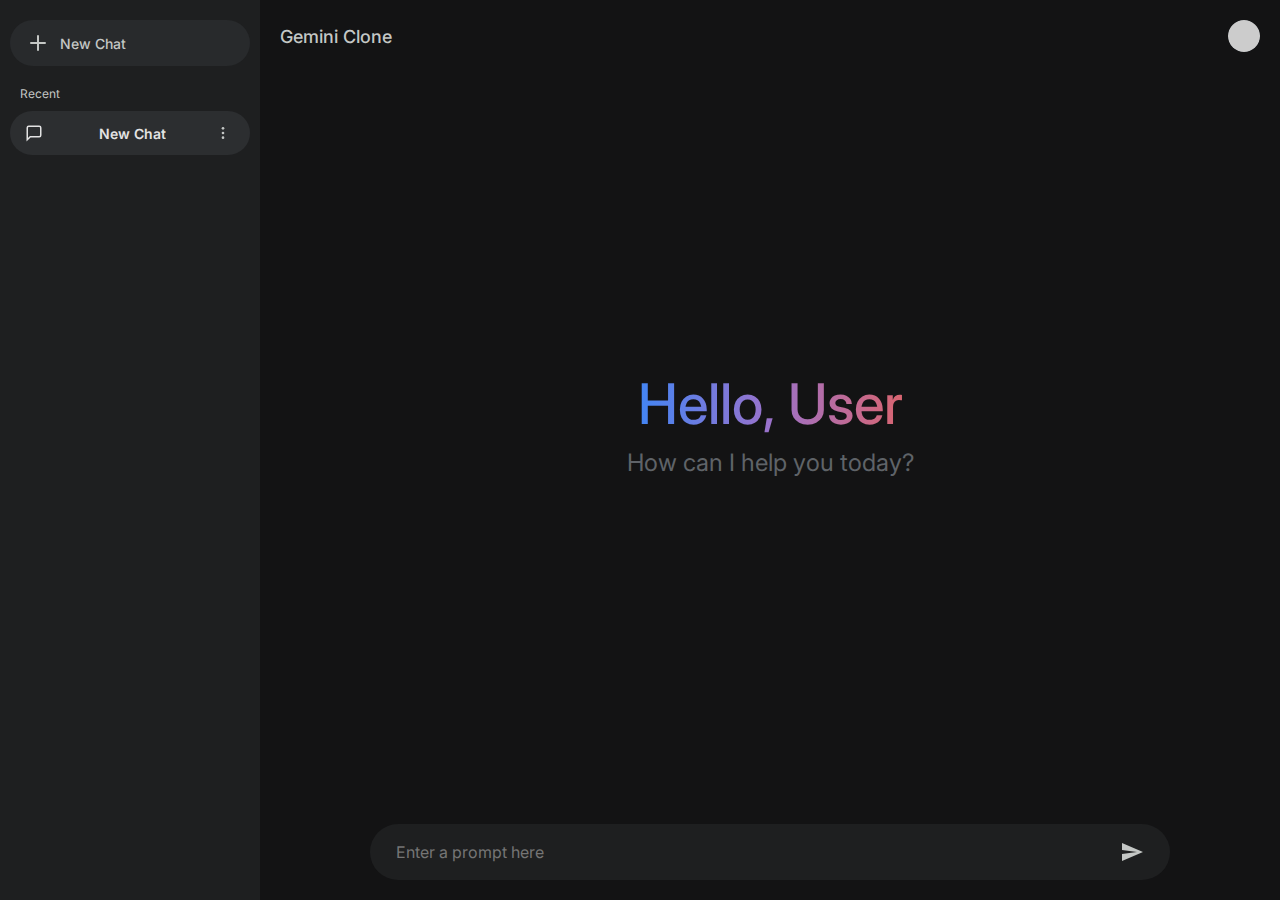
<file: index.html>
<!DOCTYPE html>
<html lang="en">
<head>
    <meta charset="UTF-8">
    <meta name="viewport" content="width=device-width, initial-scale=1.0">
    <title>Gemini Clone</title>
    <link rel="preconnect" href="https://fonts.googleapis.com">
    <link rel="preconnect" href="https://fonts.gstatic.com" crossorigin>
    <link href="https://fonts.googleapis.com/css2?family=Inter:wght@400;500;600&display=swap" rel="stylesheet">
    <style>
        :root {
            --bg-color: #131314;
            --sidebar-bg: #1e1f20;
            --text-color: #e3e3e3;
            --secondary-text: #c4c7c5;
            --hover-bg: #282a2c;
            --active-bg: #004a77;
            --input-bg: #1e1f20;
            --accent-color: #a8c7fa;
            --user-msg-bg: #282a2c;
        }

        * {
            box-sizing: border-box;
            margin: 0;
            padding: 0;
            font-family: 'Inter', sans-serif;
        }

        body {
            background-color: var(--bg-color);
            color: var(--text-color);
            display: flex;
            height: 100vh;
            overflow: hidden;
        }

        /* --- Sidebar --- */
        #sidebar {
            width: 260px;
            background-color: var(--sidebar-bg);
            display: flex;
            flex-direction: column;
            padding: 20px 10px;
            transition: transform 0.3s ease;
            flex-shrink: 0;
        }

        .new-chat-btn {
            background-color: var(--hover-bg);
            color: var(--secondary-text);
            border: 1px solid transparent;
            padding: 10px 15px;
            border-radius: 50px;
            cursor: pointer;
            display: flex;
            align-items: center;
            gap: 10px;
            font-size: 14px;
            font-weight: 500;
            margin-bottom: 20px;
            transition: background 0.2s;
        }

        .new-chat-btn:hover {
            background-color: #333537;
            color: var(--text-color);
        }

        .chat-list-label {
            font-size: 12px;
            color: var(--secondary-text);
            padding: 0 10px;
            margin-bottom: 10px;
        }

        #chat-history {
            flex-grow: 1;
            overflow-y: auto;
            display: flex;
            flex-direction: column;
            gap: 2px;
        }

        .chat-item {
            display: flex;
            align-items: center;
            justify-content: space-between;
            padding: 10px 15px;
            border-radius: 50px;
            cursor: pointer;
            color: var(--text-color);
            font-size: 14px;
            position: relative;
            text-decoration: none;
        }

        .chat-item:hover, .chat-item.active {
            background-color: var(--hover-bg);
        }
        
        .chat-item.active {
            font-weight: 600;
            background-color: #2c2e30;
        }

        .chat-title {
            white-space: nowrap;
            overflow: hidden;
            text-overflow: ellipsis;
            max-width: 160px;
            pointer-events: none; /* Let the parent handle click */
        }

        .chat-options-btn {
            background: none;
            border: none;
            color: var(--secondary-text);
            cursor: pointer;
            padding: 4px;
            border-radius: 50%;
            display: none; /* Hidden by default */
            align-items: center;
            justify-content: center;
        }

        .chat-item:hover .chat-options-btn, .chat-item.active .chat-options-btn {
            display: flex;
        }

        .chat-options-btn:hover {
            background-color: #3c4043;
            color: white;
        }

        /* Dropdown Menu */
        .dropdown-menu {
            position: absolute;
            right: 10px;
            top: 35px;
            background-color: #2d2e30;
            border-radius: 8px;
            box-shadow: 0 4px 6px rgba(0,0,0,0.3);
            z-index: 100;
            display: none;
            flex-direction: column;
            min-width: 120px;
            overflow: hidden;
        }

        .dropdown-menu.show {
            display: flex;
        }

        .dropdown-item {
            padding: 10px 15px;
            cursor: pointer;
            font-size: 13px;
            display: flex;
            align-items: center;
            gap: 8px;
        }

        .dropdown-item:hover {
            background-color: #3c4043;
        }

        .dropdown-item.delete {
            color: #ff8b8b;
        }

        /* --- Main Chat Area --- */
        #main-content {
            flex-grow: 1;
            display: flex;
            flex-direction: column;
            position: relative;
            background-color: var(--bg-color);
        }

        header {
            padding: 20px;
            display: flex;
            justify-content: space-between;
            align-items: center;
            color: var(--secondary-text);
        }

        #chat-container {
            flex-grow: 1;
            overflow-y: auto;
            padding: 20px;
            display: flex;
            flex-direction: column;
            align-items: center;
            gap: 30px;
        }

        .welcome-screen {
            display: flex;
            flex-direction: column;
            align-items: center;
            justify-content: center;
            height: 100%;
            text-align: center;
            opacity: 1;
            transition: opacity 0.3s;
        }

        .welcome-text {
            font-size: 56px;
            background: linear-gradient(90deg, #4285f4, #9b72cb, #d96570);
            -webkit-background-clip: text;
            -webkit-text-fill-color: transparent;
            font-weight: 500;
            margin-bottom: 10px;
        }

        .welcome-subtext {
            font-size: 24px;
            color: #5f6368;
        }

        .message-wrapper {
            width: 100%;
            max-width: 800px;
            display: flex;
            gap: 15px;
            animation: fadeIn 0.3s ease;
        }

        .message-wrapper.user {
            justify-content: flex-end;
        }

        .message-icon {
            width: 30px;
            height: 30px;
            border-radius: 50%;
            display: flex;
            align-items: center;
            justify-content: center;
            flex-shrink: 0;
        }

        .ai-icon {
            background: linear-gradient(135deg, #4285f4, #d96570);
        }

        .user-icon {
            background-color: #5f6368;
        }

        .message-content {
            line-height: 1.6;
            font-size: 16px;
            color: var(--text-color);
        }

        .user .message-content {
            background-color: var(--user-msg-bg);
            padding: 10px 20px;
            border-radius: 20px 20px 5px 20px;
        }

        /* --- Input Area --- */
        #input-container {
            padding: 20px;
            display: flex;
            justify-content: center;
            background-color: var(--bg-color);
        }

        .input-box {
            width: 100%;
            max-width: 800px;
            background-color: var(--input-bg);
            border-radius: 50px;
            padding: 15px 25px;
            display: flex;
            align-items: center;
            gap: 10px;
            border: 1px solid transparent;
            transition: border 0.2s;
        }

        .input-box:focus-within {
            background-color: #282a2c;
            border-color: #5f6368;
        }

        #message-input {
            flex-grow: 1;
            background: transparent;
            border: none;
            color: white;
            font-size: 16px;
            outline: none;
        }

        #send-btn {
            background: none;
            border: none;
            cursor: pointer;
            color: var(--secondary-text);
            display: flex;
            align-items: center;
            justify-content: center;
            transition: color 0.2s;
        }

        #send-btn:hover {
            color: white;
        }

        #send-btn.active {
            color: var(--accent-color);
        }

        /* --- Icons --- */
        svg {
            pointer-events: none;
        }
        
        .chat-options-btn svg {
            pointer-events: none;
        }

        /* Scrollbar */
        ::-webkit-scrollbar {
            width: 8px;
        }
        ::-webkit-scrollbar-track {
            background: transparent;
        }
        ::-webkit-scrollbar-thumb {
            background: #444746;
            border-radius: 4px;
        }
        ::-webkit-scrollbar-thumb:hover {
            background: #5f6368;
        }

        /* Mobile Responsive */
        @media (max-width: 768px) {
            #sidebar {
                position: absolute;
                left: -260px;
                height: 100%;
                z-index: 1000;
                box-shadow: 2px 0 10px rgba(0,0,0,0.5);
            }
            #sidebar.open {
                transform: translateX(260px);
            }
            #mobile-menu-btn {
                display: block;
            }
        }

        @keyframes fadeIn {
            from { opacity: 0; transform: translateY(10px); }
            to { opacity: 1; transform: translateY(0); }
        }

        /* Rename Modal */
        #rename-modal {
            position: fixed;
            top: 0; left: 0;
            width: 100%; height: 100%;
            background: rgba(0,0,0,0.6);
            display: none;
            align-items: center;
            justify-content: center;
            z-index: 2000;
        }
        .modal-content {
            background: #2d2e30;
            padding: 20px;
            border-radius: 12px;
            width: 300px;
            display: flex;
            flex-direction: column;
            gap: 15px;
        }
        .modal-title { font-size: 18px; font-weight: 600; }
        .modal-input {
            padding: 10px;
            background: #1e1f20;
            border: 1px solid #5f6368;
            color: white;
            border-radius: 6px;
            outline: none;
        }
        .modal-actions {
            display: flex;
            justify-content: flex-end;
            gap: 10px;
        }
        .btn {
            padding: 8px 16px;
            border-radius: 4px;
            cursor: pointer;
            border: none;
            font-size: 14px;
        }
        .btn-cancel { background: transparent; color: #a8c7fa; }
        .btn-confirm { background: #a8c7fa; color: #000; font-weight: 500; }

    </style>
</head>
<body>

    <!-- Sidebar -->
    <aside id="sidebar">
        <button class="new-chat-btn" onclick="startNewChat()">
            <svg width="24" height="24" viewBox="0 0 24 24" fill="none" xmlns="http://www.w3.org/2000/svg">
                <path d="M12 5V19M5 12H19" stroke="currentColor" stroke-width="2" stroke-linecap="round" stroke-linejoin="round"/>
            </svg>
            New Chat
        </button>

        <div class="chat-list-label">Recent</div>
        <div id="chat-history">
            <!-- Chat items will be injected here via JS -->
        </div>
    </aside>

    <!-- Main Content -->
    <main id="main-content">
        <header>
            <div id="mobile-menu-btn" style="display:none; cursor:pointer;" onclick="toggleSidebar()">
                <svg width="24" height="24" viewBox="0 0 24 24" fill="currentColor">
                    <path d="M3 18h18v-2H3v2zm0-5h18v-2H3v2zm0-7v2h18V6H3z"/>
                </svg>
            </div>
            <div style="font-weight: 500; font-size: 18px;">Gemini Clone</div>
            <div class="user-icon" style="width: 32px; height: 32px; border-radius: 50%; overflow: hidden;">
                <!-- Placeholder for user profile -->
                <svg viewBox="0 0 24 24" fill="#ccc" width="32" height="32"><circle cx="12" cy="12" r="12"/></svg>
            </div>
        </header>

        <div id="chat-container">
            <div id="welcome-message" class="welcome-screen">
                <div class="welcome-text">Hello, User</div>
                <div class="welcome-subtext">How can I help you today?</div>
            </div>
            <div id="messages-list" style="width: 100%; display: flex; flex-direction: column; align-items: center; gap: 20px;"></div>
        </div>

        <div id="input-container">
            <div class="input-box">
                <input type="text" id="message-input" placeholder="Enter a prompt here" autocomplete="off">
                <button id="send-btn" onclick="handleSendMessage()">
                    <svg width="24" height="24" viewBox="0 0 24 24" fill="currentColor">
                        <path d="M2.01 21L23 12 2.01 3 2 10l15 2-15 2z"/>
                    </svg>
                </button>
            </div>
        </div>
    </main>

    <!-- Rename Modal -->
    <div id="rename-modal">
        <div class="modal-content">
            <div class="modal-title">Rename Chat</div>
            <input type="text" id="rename-input" class="modal-input" placeholder="Chat Name">
            <div class="modal-actions">
                <button class="btn btn-cancel" onclick="closeRenameModal()">Cancel</button>
                <button class="btn btn-confirm" onclick="confirmRename()">Rename</button>
            </div>
        </div>
    </div>

    <script>
        // State
        let chats = [];
        let currentChatId = null;
        let contextMenuOpenId = null;

        // Initialize
        document.addEventListener('DOMContentLoaded', () => {
            // Load from local storage if exists (Mock)
            // chats = JSON.parse(localStorage.getItem('gemini-chats')) || [];
            
            // Create a default chat if empty
            if (chats.length === 0) {
                createNewChat('New Chat');
            } else {
                renderSidebar();
                loadChat(chats[0].id);
            }

            // Input enter key listener
            document.getElementById('message-input').addEventListener('keypress', function (e) {
                if (e.key === 'Enter') {
                    handleSendMessage();
                }
            });

            // Close dropdowns when clicking outside
            document.addEventListener('click', (e) => {
                if (!e.target.closest('.chat-options-btn') && !e.target.closest('.dropdown-menu')) {
                    closeAllDropdowns();
                }
            });
        });

        function generateId() {
            return Date.now().toString(36) + Math.random().toString(36).substr(2);
        }

        function createNewChat(title = 'New Chat') {
            const newChat = {
                id: generateId(),
                title: title,
                messages: []
            };
            chats.unshift(newChat); // Add to top
            currentChatId = newChat.id;
            renderSidebar();
            loadChat(currentChatId);
        }

        function startNewChat() {
            // Only create new if current isn't empty
            const currentChat = chats.find(c => c.id === currentChatId);
            if (currentChat && currentChat.messages.length === 0) return;
            
            createNewChat();
        }

        function renderSidebar() {
            const container = document.getElementById('chat-history');
            container.innerHTML = '';

            chats.forEach(chat => {
                const isActive = chat.id === currentChatId ? 'active' : '';
                
                const div = document.createElement('div');
                div.className = `chat-item ${isActive}`;
                div.onclick = (e) => {
                    // Prevent loading if clicking the menu button
                    if(e.target.closest('.chat-options-btn') || e.target.closest('.dropdown-menu')) return;
                    loadChat(chat.id);
                };

                div.innerHTML = `
                    <svg width="18" height="18" viewBox="0 0 24 24" fill="none" stroke="currentColor" stroke-width="2" style="margin-right: 10px; flex-shrink:0;">
                        <path d="M21 15a2 2 0 0 1-2 2H7l-4 4V5a2 2 0 0 1 2-2h14a2 2 0 0 1 2 2z"></path>
                    </svg>
                    <span class="chat-title">${chat.title}</span>
                    <button class="chat-options-btn" onclick="toggleMenu('${chat.id}', this)">
                        <svg width="16" height="16" viewBox="0 0 24 24" fill="currentColor">
                            <circle cx="12" cy="12" r="2"/>
                            <circle cx="12" cy="5" r="2"/>
                            <circle cx="12" cy="19" r="2"/>
                        </svg>
                    </button>
                    <!-- Dropdown -->
                    <div class="dropdown-menu" id="menu-${chat.id}">
                        <div class="dropdown-item" onclick="openRenameModal('${chat.id}')">
                            <svg width="14" height="14" viewBox="0 0 24 24" fill="none" stroke="currentColor" stroke-width="2">
                                <path d="M11 4H4a2 2 0 0 0-2 2v14a2 2 0 0 0 2 2h14a2 2 0 0 0 2-2v-7"></path>
                                <path d="M18.5 2.5a2.121 2.121 0 0 1 3 3L12 15l-4 1 1-4 9.5-9.5z"></path>
                            </svg>
                            Rename
                        </div>
                        <div class="dropdown-item delete" onclick="deleteChat('${chat.id}')">
                            <svg width="14" height="14" viewBox="0 0 24 24" fill="none" stroke="currentColor" stroke-width="2">
                                <polyline points="3 6 5 6 21 6"></polyline>
                                <path d="M19 6v14a2 2 0 0 1-2 2H7a2 2 0 0 1-2-2V6m3 0V4a2 2 0 0 1 2-2h4a2 2 0 0 1 2 2v2"></path>
                            </svg>
                            Delete
                        </div>
                    </div>
                `;
                container.appendChild(div);
            });
        }

        function loadChat(id) {
            currentChatId = id;
            const chat = chats.find(c => c.id === id);
            
            // Highlight active in sidebar
            document.querySelectorAll('.chat-item').forEach(el => el.classList.remove('active'));
            // Re-render sidebar to update active class (lazy way) or find element
            renderSidebar();

            const welcomeMsg = document.getElementById('welcome-message');
            const messagesList = document.getElementById('messages-list');
            messagesList.innerHTML = '';

            if (chat.messages.length === 0) {
                welcomeMsg.style.display = 'flex';
            } else {
                welcomeMsg.style.display = 'none';
                chat.messages.forEach(msg => renderMessage(msg.text, msg.sender));
            }
        }

        function renderMessage(text, sender) {
            const container = document.getElementById('messages-list');
            const wrapper = document.createElement('div');
            wrapper.className = `message-wrapper ${sender}`;
            
            // Icon
            const icon = document.createElement('div');
            icon.className = `message-icon ${sender === 'user' ? 'user-icon' : 'ai-icon'}`;
            // Simple SVG logic for icons
            if(sender === 'ai') {
                 icon.innerHTML = `<svg width="18" height="18" viewBox="0 0 24 24" fill="white"><path d="M12 2L2 7l10 5 10-5-10-5zm0 9l2.5-1.25L12 16l-2.5-1.25L12 11zm0 2.5l-5-2.5-5 2.5L12 22l10-8.5-5-2.5-5 2.5z"/></svg>`;
            } else {
                 icon.innerHTML = `<svg width="16" height="16" viewBox="0 0 24 24" fill="white"><path d="M20 21v-2a4 4 0 0 0-4-4H8a4 4 0 0 0-4 4v2"/><circle cx="12" cy="7" r="4"/></svg>`;
            }

            const content = document.createElement('div');
            content.className = 'message-content';
            content.innerText = text;

            if (sender === 'ai') {
                wrapper.appendChild(icon);
                wrapper.appendChild(content);
            } else {
                wrapper.appendChild(content);
                wrapper.appendChild(icon);
            }

            container.appendChild(wrapper);
            
            // Scroll to bottom
            const chatContainer = document.getElementById('chat-container');
            chatContainer.scrollTop = chatContainer.scrollHeight;
        }

        function handleSendMessage() {
            const input = document.getElementById('message-input');
            const text = input.value.trim();
            if (!text) return;

            // 1. Add User Message
            const chat = chats.find(c => c.id === currentChatId);
            chat.messages.push({ text: text, sender: 'user' });
            
            // Update UI
            document.getElementById('welcome-message').style.display = 'none';
            renderMessage(text, 'user');
            input.value = '';

            // Update title if it's the first message and still named "New Chat"
            if (chat.messages.length === 1 && chat.title === 'New Chat') {
                chat.title = text.substring(0, 20) + (text.length > 20 ? '...' : '');
                renderSidebar();
            }

            // 2. Simulate AI Response
            setTimeout(() => {
                const response = "I am a simulated Gemini response. I can help you code, write, and plan.";
                chat.messages.push({ text: response, sender: 'ai' });
                renderMessage(response, 'ai');
            }, 1000);
        }

        // --- Menu Logic ---

        function toggleMenu(chatId, btn) {
            // Close others
            closeAllDropdowns();
            
            const menu = document.getElementById(`menu-${chatId}`);
            if (menu.style.display === 'flex') {
                menu.style.display = 'none';
            } else {
                menu.style.display = 'flex';
                menu.classList.add('show');
            }
        }

        function closeAllDropdowns() {
            document.querySelectorAll('.dropdown-menu').forEach(menu => {
                menu.style.display = 'none';
                menu.classList.remove('show');
            });
        }

        function deleteChat(id) {
            chats = chats.filter(c => c.id !== id);
            
            // If we deleted the current chat
            if (currentChatId === id) {
                if (chats.length > 0) {
                    loadChat(chats[0].id);
                } else {
                    createNewChat();
                }
            } else {
                renderSidebar();
            }
        }

        // --- Rename Modal Logic ---
        let chatToRenameId = null;

        function openRenameModal(id) {
            chatToRenameId = id;
            const chat = chats.find(c => c.id === id);
            document.getElementById('rename-input').value = chat.title;
            document.getElementById('rename-modal').style.display = 'flex';
            document.getElementById('rename-input').focus();
            closeAllDropdowns();
        }

        function closeRenameModal() {
            document.getElementById('rename-modal').style.display = 'none';
            chatToRenameId = null;
        }

        function confirmRename() {
            if (!chatToRenameId) return;
            const newName = document.getElementById('rename-input').value.trim();
            if (newName) {
                const chat = chats.find(c => c.id === chatToRenameId);
                chat.title = newName;
                renderSidebar();
            }
            closeRenameModal();
        }

        // --- Mobile Logic ---
        function toggleSidebar() {
            const sidebar = document.getElementById('sidebar');
            sidebar.classList.toggle('open');
            // If open on mobile, add left: 0
            if (sidebar.classList.contains('open')) {
                sidebar.style.transform = 'translateX(260px)';
            } else {
                sidebar.style.transform = 'translateX(0)';
            }
        }

    </script>
</body>
</html>
</file>
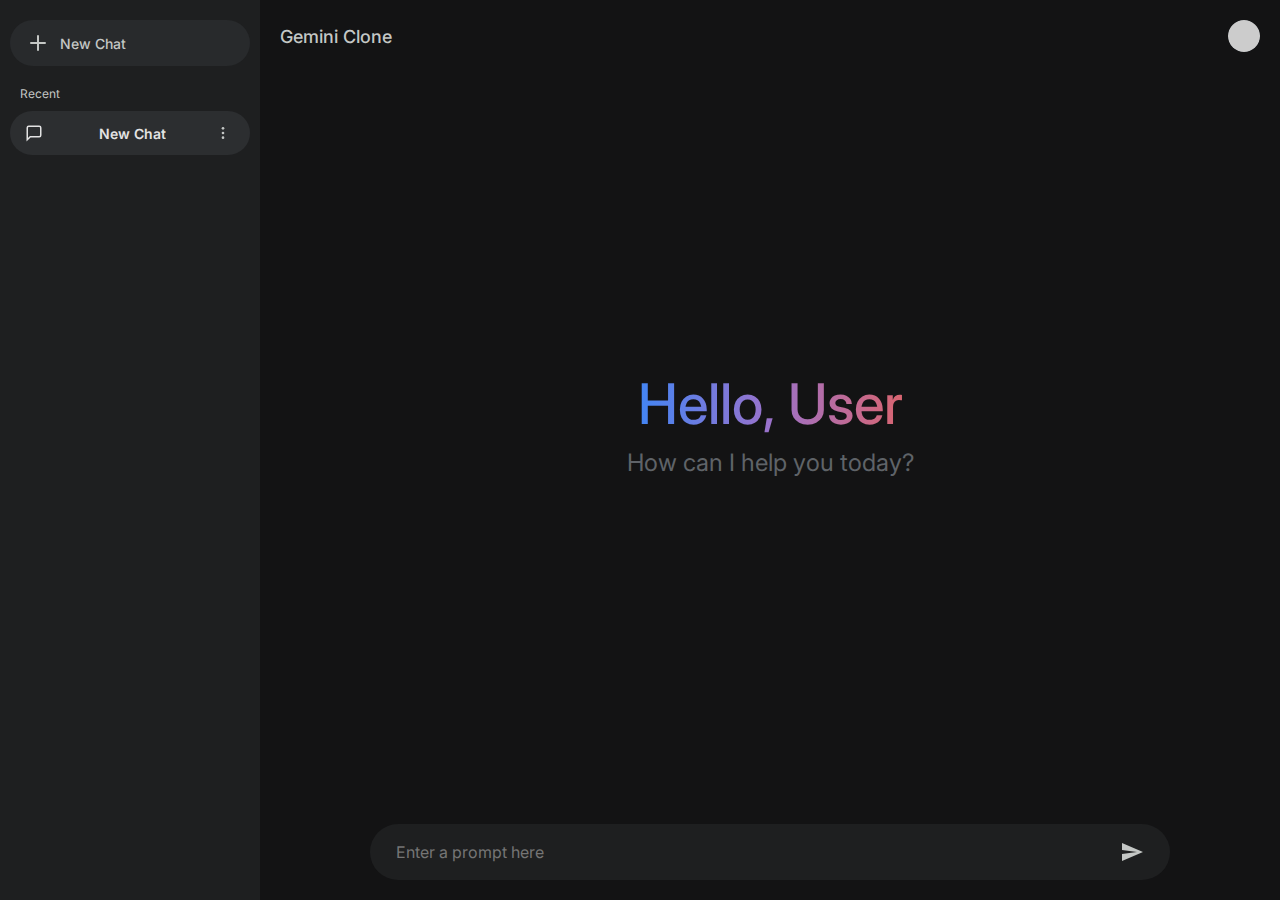
<file: templates/index.html>
<!DOCTYPE html>
<html lang="en">

<head>
    <meta charset="UTF-8">
    <meta name="viewport" content="width=device-width, initial-scale=1.0">
    <title>Gemini Clone</title>
    
    <script>
        const savedTheme = localStorage.getItem('theme');
        if (savedTheme === 'dark') {
            document.documentElement.classList.add('dark-mode');
        }
        
        const token = localStorage.getItem('token');
        if (!token) {
            window.location.href = "/";
        }
    </script>
    
    <link rel="preconnect" href="https://fonts.googleapis.com">
    <link rel="preconnect" href="https://fonts.gstatic.com" crossorigin>
    <link href="https://fonts.googleapis.com/css2?family=Inter:wght@400;500;600&display=swap" rel="stylesheet">
    
    <style>
        :root {
            --bg-color: #FFFDF6;
            --sidebar-bg: #E2D4E0;
            --text-color: #4C5372;
            --secondary-text: #7C7E9D;
            --hover-bg: #dcd0da;
            --input-bg: #ffffff;
            --accent-color: #4C5372;
            --user-msg-bg: #E2D4E0;
            --border-color: #949AB1;
            --icon-color: #4C5372;
        }

        body.dark-mode {
            --bg-color: #131314;
            --sidebar-bg: #1e1f20;
            --text-color: #e3e3e3;
            --secondary-text: #c4c7c5;
            --hover-bg: #282a2c;
            --input-bg: #1e1f20;
            --accent-color: #a8c7fa;
            --user-msg-bg: #282a2c;
            --border-color: #444746;
            --icon-color: #e3e3e3;
        }

        * { box-sizing: border-box; margin: 0; padding: 0; font-family: 'Inter', sans-serif; transition: background 0.3s, color 0.3s, border-color 0.3s; }
        body { background-color: var(--bg-color); color: var(--text-color); display: flex; height: 100vh; overflow: hidden; }

        #sidebar { width: 280px; background-color: var(--sidebar-bg); display: flex; flex-direction: column; padding: 20px 15px; flex-shrink: 0; border-right: 1px solid var(--border-color); }
        .new-chat-btn { background-color: var(--hover-bg); color: var(--text-color); border: 1px solid var(--border-color); padding: 12px 15px; border-radius: 50px; cursor: pointer; display: flex; align-items: center; gap: 10px; font-size: 14px; font-weight: 600; margin-bottom: 25px; transition: all 0.2s; }
        .new-chat-btn:hover { background-color: var(--input-bg); box-shadow: 0 2px 5px rgba(0,0,0,0.05); }
        .chat-list-label { font-size: 12px; color: var(--secondary-text); padding: 0 10px; margin-bottom: 10px; font-weight: 600; text-transform: uppercase; letter-spacing: 0.5px; }
        #chat-history { flex-grow: 1; overflow-y: auto; display: flex; flex-direction: column; gap: 4px; }
        .chat-item { display: flex; align-items: center; justify-content: space-between; padding: 12px 15px; border-radius: 8px; cursor: pointer; color: var(--text-color); font-size: 14px; position: relative; text-decoration: none; }
        .chat-item:hover, .chat-item.active { background-color: var(--hover-bg); }
        .chat-item.active { font-weight: 600; background-color: var(--input-bg); }
        .chat-title { white-space: nowrap; overflow: hidden; text-overflow: ellipsis; max-width: 160px; pointer-events: none; }
        .chat-options-btn { background: none; border: none; color: var(--secondary-text); cursor: pointer; padding: 4px; border-radius: 50%; display: none; align-items: center; justify-content: center; }
        .chat-item:hover .chat-options-btn { display: flex; }
        .chat-options-btn:hover { background-color: var(--border-color); color: var(--text-color); }

        .dropdown-menu { position: absolute; right: 10px; top: 35px; background-color: var(--input-bg); border: 1px solid var(--border-color); border-radius: 8px; box-shadow: 0 4px 15px rgba(0,0,0,0.1); z-index: 100; display: none; flex-direction: column; min-width: 120px; overflow: hidden; }
        .dropdown-menu.show { display: flex; }
        .dropdown-item { padding: 10px 15px; cursor: pointer; font-size: 13px; display: flex; align-items: center; gap: 8px; color: var(--text-color); }
        .dropdown-item:hover { background-color: var(--hover-bg); }
        .dropdown-item.delete { color: #ff6b6b; }

        #main-content { flex-grow: 1; display: flex; flex-direction: column; background-color: var(--bg-color); position: relative; }
        header { padding: 20px 30px; display: flex; justify-content: space-between; align-items: center; color: var(--text-color); border-bottom: 1px solid var(--border-color); background: var(--bg-color); }
        .header-actions { display: flex; align-items: center; gap: 15px; }
        .theme-toggle-btn { background: var(--hover-bg); border: 1px solid var(--border-color); color: var(--icon-color); cursor: pointer; width: 40px; height: 40px; border-radius: 50%; display: flex; align-items: center; justify-content: center; transition: all 0.3s ease; }
        .theme-toggle-btn:hover { background-color: var(--border-color); transform: scale(1.05); }
        .back-dashboard-btn { display: flex; align-items: center; gap: 8px; padding: 10px 20px; background-color: var(--sidebar-bg); color: var(--text-color); text-decoration: none; border-radius: 20px; font-size: 14px; font-weight: 600; transition: background 0.2s; margin-left: 15px; border: 1px solid var(--border-color); }
        .back-dashboard-btn:hover { background-color: var(--input-bg); }

        #chat-container { flex-grow: 1; overflow-y: auto; padding: 40px; display: flex; flex-direction: column; align-items: center; gap: 30px; }
        .welcome-screen { display: flex; flex-direction: column; align-items: center; justify-content: center; height: 100%; text-align: center; animation: fadeIn 0.8s ease; }
        @keyframes fadeIn { from { opacity: 0; transform: translateY(10px); } to { opacity: 1; transform: translateY(0); } }
        .welcome-text { font-size: 42px; color: var(--text-color); font-weight: 700; margin-bottom: 15px; }
        .welcome-subtext { color: var(--secondary-text); font-size: 18px; }
        
        .message-wrapper { width: 100%; max-width: 800px; display: flex; gap: 20px; position: relative; }
        .message-wrapper.user { justify-content: flex-end; }
        .message-icon { width: 36px; height: 36px; border-radius: 50%; display: flex; align-items: center; justify-content: center; flex-shrink: 0; color: white; box-shadow: 0 2px 5px rgba(0,0,0,0.1); }
        .ai-icon { background: var(--accent-color); }
        .user-icon { background-color: var(--secondary-text); }
        
        .message-content { line-height: 1.6; font-size: 16px; color: var(--text-color); display: flex; flex-direction: column; gap: 8px; max-width: 80%; }
        .user .message-content { background-color: var(--user-msg-bg); padding: 15px 20px; border-radius: 20px 20px 5px 20px; border: 1px solid var(--border-color); }
        
        .message-wrapper.ai .message-content { position: relative; padding-bottom: 30px !important; }
        
        .star-toggle {
            position: absolute; bottom: 5px; right: 10px; cursor: pointer;
            color: var(--secondary-text); background: none; border: none; padding: 0;
            transition: color 0.2s, transform 0.2s;
        }
        .star-toggle:hover { color: var(--text-color); transform: scale(1.1); }
        .star-toggle.saved { color: #f1c40f; fill: #f1c40f; }
        
        .attachment-preview { display: flex; align-items: center; gap: 10px; background: var(--input-bg); padding: 10px 15px; border-radius: 8px; font-size: 13px; border: 1px solid var(--border-color); }
        .attachment-preview img { width: 40px; height: 40px; object-fit: cover; border-radius: 4px; }
        
        #input-container { padding: 30px; display: flex; justify-content: center; background-color: var(--bg-color); }
        #input-wrapper { width: 100%; max-width: 800px; display: flex; flex-direction: column; gap: 10px; }
        #file-preview-area { display: none; flex-wrap: wrap; gap: 10px; padding: 0 10px; }
        .preview-chip { background-color: var(--input-bg); border: 1px solid var(--border-color); padding: 8px 12px; border-radius: 8px; display: flex; align-items: center; gap: 8px; font-size: 13px; color: var(--text-color); }
        .input-box { width: 100%; background-color: var(--input-bg); border-radius: 50px; padding: 12px 25px; display: flex; align-items: center; gap: 15px; border: 1px solid var(--border-color); box-shadow: 0 4px 15px rgba(0,0,0,0.05); transition: box-shadow 0.3s; }
        .input-box:focus-within { box-shadow: 0 6px 20px rgba(76, 83, 114, 0.15); border-color: var(--text-color); }
        #message-input { flex-grow: 1; background: transparent; border: none; color: var(--text-color); font-size: 16px; outline: none; padding: 5px 0; }
        .icon-btn { background: none; border: none; cursor: pointer; color: var(--secondary-text); padding: 8px; border-radius: 50%; display: flex; transition: color 0.2s; }
        .icon-btn:hover { color: var(--text-color); background-color: var(--hover-bg); }

        #rename-modal { position: fixed; top: 0; left: 0; width: 100%; height: 100%; background: rgba(0,0,0,0.5); display: none; align-items: center; justify-content: center; z-index: 2000; backdrop-filter: blur(2px); }
        .modal-content { background: var(--bg-color); padding: 30px; border-radius: 16px; width: 350px; display: flex; flex-direction: column; gap: 20px; color: var(--text-color); border: 1px solid var(--border-color); box-shadow: 0 10px 40px rgba(0,0,0,0.1); }
        .modal-input { padding: 12px; background: var(--input-bg); border: 1px solid var(--border-color); color: var(--text-color); border-radius: 8px; outline: none; font-size: 15px; }
        .modal-actions { display: flex; justify-content: flex-end; gap: 12px; }
        .btn { padding: 10px 20px; border-radius: 8px; cursor: pointer; border: none; font-size: 14px; font-weight: 600; }
        .btn-cancel { background: transparent; color: var(--secondary-text); border: 1px solid var(--border-color); }
        .btn-confirm { background: var(--text-color); color: white; }
    </style>
</head>

<body class="">
    <aside id="sidebar">
        <button class="new-chat-btn" onclick="startNewChat()">
            <svg width="20" height="20" viewBox="0 0 24 24" fill="none" stroke="currentColor" stroke-width="2"><path d="M12 5V19M5 12H19"/></svg>
            New Chat
        </button>
        <div class="chat-list-label">Recent</div>
        <div id="chat-history"></div>
    </aside>

    <main id="main-content">
        <header>
            <div style="display:flex; align-items:center;">
                <div style="font-weight: 700; font-size: 20px; color: var(--text-color);">Orion Discussions</div>
                <a href="/dashboard" class="back-dashboard-btn">
                    <svg width="16" height="16" viewBox="0 0 24 24" fill="none" stroke="currentColor" stroke-width="2"><path d="M19 12H5M12 19l-7-7 7-7"/></svg>
                    Back to Dashboard
                </a>
            </div>
            <div class="header-actions">
                <button class="theme-toggle-btn" onclick="toggleTheme()" title="Toggle Dark Mode">
                    <svg id="theme-icon" width="20" height="20" viewBox="0 0 24 24" fill="none" stroke="currentColor" stroke-width="2" stroke-linecap="round" stroke-linejoin="round"><path d="M21 12.79A9 9 0 1 1 11.21 3 7 7 0 0 0 21 12.79z"></path></svg>
                </button>
                <div class="user-icon" onclick="window.location.href='/profile'" style="width: 36px; height: 36px; border-radius: 50%; overflow: hidden; cursor: pointer;" title="Go to Profile">
                    <svg viewBox="0 0 24 24" fill="var(--secondary-text)" width="36" height="36"><circle cx="12" cy="12" r="12"/></svg>
                </div>
            </div>
        </header>

        <div id="chat-container">
            <div id="welcome-message" class="welcome-screen">
                <div class="welcome-text">Hello, User</div>
                <div class="welcome-subtext">How can I help you today?</div>
            </div>
            <div id="messages-list" style="width: 100%; display: flex; flex-direction: column; align-items: center; gap: 20px;"></div>
        </div>
        <div id="input-container">
            <div id="input-wrapper">
                <div id="file-preview-area"></div>
                <div class="input-box">
                    <button class="icon-btn" onclick="document.getElementById('file-upload').click()">
                        <svg width="24" height="24" viewBox="0 0 24 24" fill="none" stroke="currentColor" stroke-width="2"><circle cx="12" cy="12" r="10"/><line x1="12" y1="8" x2="12" y2="16"/><line x1="8" y1="12" x2="16" y2="12"/></svg>
                    </button>
                    <input type="file" id="file-upload" style="display: none;" onchange="handleFileUpload(event)">
                    <input type="text" id="message-input" placeholder="Enter a prompt here" autocomplete="off">
                    <button id="send-btn" class="icon-btn" onclick="handleSendMessage()">
                        <svg width="24" height="24" viewBox="0 0 24 24" fill="currentColor"><path d="M2.01 21L23 12 2.01 3 2 10l15 2-15 2z"/></svg>
                    </button>
                </div>
            </div>
        </div>
    </main>

    <div id="rename-modal">
        <div class="modal-content">
            <h3 style="margin-bottom: 0;">Rename Chat</h3>
            <input type="text" id="rename-input" class="modal-input" placeholder="New Chat Name">
            <div class="modal-actions">
                <button class="btn btn-cancel" onclick="closeRenameModal()">Cancel</button>
                <button class="btn btn-confirm" onclick="confirmRename()">Rename</button>
            </div>
        </div>
    </div>

    <script>
        let chats = []; 
        let currentChatId = null; 
        let currentFile = null;
        let chatToRenameId = null;
        let savedMessagesSet = new Set(); 

        
        function toggleTheme() {
            document.body.classList.toggle('dark-mode');
            const isDark = document.body.classList.contains('dark-mode');
            localStorage.setItem('theme', isDark ? 'dark' : 'light');
            updateThemeIcon(isDark);
        }

        function updateThemeIcon(isDark) {
            const icon = document.getElementById('theme-icon');
            if (isDark) {
                icon.innerHTML = '<circle cx="12" cy="12" r="5"></circle><line x1="12" y1="1" x2="12" y2="3"></line><line x1="12" y1="21" x2="12" y2="23"></line><line x1="4.22" y1="4.22" x2="5.64" y2="5.64"></line><line x1="18.36" y1="18.36" x2="19.78" y2="19.78"></line><line x1="1" y1="12" x2="3" y2="12"></line><line x1="21" y1="12" x2="23" y2="12"></line><line x1="4.22" y1="19.78" x2="5.64" y2="18.36"></line><line x1="18.36" y1="5.64" x2="19.78" y2="4.22"></line>';
            } else {
                icon.innerHTML = '<path d="M21 12.79A9 9 0 1 1 11.21 3 7 7 0 0 0 21 12.79z"></path>';
            }
        }

        document.addEventListener('DOMContentLoaded', async () => {
            const isDark = localStorage.getItem('theme') === 'dark';
            if(isDark) document.body.classList.add('dark-mode');
            updateThemeIcon(isDark);
            
            await fetchSavedMessages(); 
            loadSidebar(); 
            
            const inputField = document.getElementById('message-input');
            inputField.addEventListener('keypress', (e) => {
                if (e.key === 'Enter') {
                    e.preventDefault(); 
                    handleSendMessage();
                }
            });
            document.addEventListener('click', (e) => {
                if (!e.target.closest('.chat-item')) closeAllDropdowns();
            });
        });

        async function fetchSavedMessages() {
            const token = localStorage.getItem('token');
            try {
                const res = await fetch('/api/saved-messages', {
                    headers: { 'Authorization': `Bearer ${token}` }
                });
                if (res.ok) {
                    const data = await res.json();
                    data.forEach(msg => savedMessagesSet.add(msg.text));
                }
            } catch (e) { console.error("Error fetching saved messages", e); }
        }

        async function loadSidebar() {
            const token = localStorage.getItem('token');
            try {
                const response = await fetch('/api/chats', {
                    headers: { 'Authorization': `Bearer ${token}` }
                });
                if (response.ok) {
                    chats = await response.json(); 
                    renderSidebar(); 
                }
            } catch (error) { console.error("Failed to load sidebar:", error); }
        }

        function renderSidebar() {
            const container = document.getElementById('chat-history');
            container.innerHTML = '';
            chats.forEach(chat => {
                const isActive = chat.id === currentChatId ? 'active' : '';
                const div = document.createElement('div');
                div.className = `chat-item ${isActive}`;
                div.onclick = (e) => {
                    if (!e.target.closest('.chat-options-btn') && !e.target.closest('.dropdown-menu')) {
                        loadChat(chat.id);
                    }
                };
                div.innerHTML = `
                    <div style="display:flex; align-items:center; overflow:hidden;">
                        <svg width="18" height="18" viewBox="0 0 24 24" fill="none" stroke="currentColor" stroke-width="2" style="margin-right: 10px; flex-shrink:0;"><path d="M21 15a2 2 0 0 1-2 2H7l-4 4V5a2 2 0 0 1 2-2h14a2 2 0 0 1 2 2z"></path></svg>
                        <span class="chat-title">${chat.title}</span>
                    </div>
                    <button class="chat-options-btn" onclick="toggleMenu('${chat.id}', event)">
                        <svg width="16" height="16" viewBox="0 0 24 24" fill="currentColor"><circle cx="12" cy="12" r="2"/><circle cx="12" cy="5" r="2"/><circle cx="12" cy="19" r="2"/></svg>
                    </button>
                    <div class="dropdown-menu" id="menu-${chat.id}">
                        <div class="dropdown-item" onclick="openRenameModal('${chat.id}')">Rename</div>
                        <div class="dropdown-item delete" onclick="deleteChat('${chat.id}')">Delete</div>
                    </div>
                `;
                container.appendChild(div);
            });
        }

        function toggleMenu(chatId, event) {
            event.stopPropagation(); 
            closeAllDropdowns();
            const menu = document.getElementById(`menu-${chatId}`);
            menu.style.display = 'flex';
        }

        function closeAllDropdowns() {
            document.querySelectorAll('.dropdown-menu').forEach(el => el.style.display = 'none');
        }

        async function deleteChat(id) {
            if(!confirm("Are you sure you want to delete this chat?")) return;
            try {
                const token = localStorage.getItem('token');
                const response = await fetch(`/api/chats/${id}`, {
                    method: 'DELETE',
                    headers: { 'Authorization': `Bearer ${token}` }
                });
                if(response.ok) {
                    chats = chats.filter(c => c.id !== id);
                    if(currentChatId === id) startNewChat();
                    renderSidebar();
                }
            } catch(e) { console.error(e); }
        }

        function openRenameModal(id) {
            chatToRenameId = id;
            const chat = chats.find(c => c.id === id);
            document.getElementById('rename-input').value = chat.title;
            document.getElementById('rename-modal').style.display = 'flex';
            document.getElementById('rename-input').focus();
            closeAllDropdowns();
        }

        function closeRenameModal() {
            document.getElementById('rename-modal').style.display = 'none';
            chatToRenameId = null;
        }

        async function confirmRename() {
            if (!chatToRenameId) return;
            const newName = document.getElementById('rename-input').value.trim();
            if (newName) {
                try {
                    const token = localStorage.getItem('token');
                    const response = await fetch(`/api/chats/${chatToRenameId}`, {
                        method: 'PUT',
                        headers: { 
                            'Content-Type': 'application/json',
                            'Authorization': `Bearer ${token}` 
                        },
                        body: JSON.stringify({ title: newName })
                    });
                    if(response.ok) {
                        const chat = chats.find(c => c.id === chatToRenameId);
                        chat.title = newName;
                        renderSidebar();
                    }
                } catch(e) { console.error(e); }
            }
            closeRenameModal();
        }

        function startNewChat() {
            currentChatId = null; 
            document.getElementById('messages-list').innerHTML = ''; 
            document.getElementById('welcome-message').style.display = 'flex'; 
            renderSidebar();
        }

        async function loadChat(id) {
            currentChatId = id;
            document.getElementById('messages-list').innerHTML = '';
            document.getElementById('welcome-message').style.display = 'none';
            renderSidebar(); 

            const token = localStorage.getItem('token');
            try {
                const response = await fetch(`/api/chats/${id}`, {
                    headers: { 'Authorization': `Bearer ${token}` }
                });
                if (response.ok) {
                    const chatData = await response.json();
                    if (chatData.messages) {
                        chatData.messages.forEach(msg => renderMessage(msg));
                    }
                }
            } catch (e) { console.error("Error loading chat", e); }
        }

        async function handleSendMessage() {
            const input = document.getElementById('message-input');
            const text = input.value.trim();
            if (!text && !currentFile) return;

            const newMessage = { text: text, sender: 'user', attachment: currentFile };
            renderMessage(newMessage);

            document.getElementById('welcome-message').style.display = 'none';
            const fileToSend = currentFile ? currentFile.fileObject : null;
            input.value = ''; 
            clearFile();      

            const formData = new FormData();
            formData.append("user_message", text);
            formData.append("chat_id", currentChatId || ""); 
            if (fileToSend) formData.append("user_upload", fileToSend);

            try {
                const token = localStorage.getItem('token');
                const response = await fetch("/chat", {
                    method: "POST",
                    headers: { 'Authorization': `Bearer ${token}` },
                    body: formData
                });
                if (response.ok) {
                    const data = await response.json();
                    if (!currentChatId || currentChatId !== data.chat_id) {
                        currentChatId = data.chat_id;
                        loadSidebar(); 
                    }
                    const aiMsg = { text: data.ai_response, sender: 'ai' };
                    if (currentChatId === data.chat_id) {
                        renderMessage(aiMsg);
                    }
                }
            } catch (error) { console.error("Network Error", error); }
        }

        function renderMessage(msg) {
            const container = document.getElementById('messages-list');
            const wrapper = document.createElement('div');
            wrapper.className = `message-wrapper ${msg.sender} ${msg.sender === 'ai' ? 'ai' : ''}`;

            const icon = document.createElement('div');
            icon.className = `message-icon ${msg.sender === 'user' ? 'user-icon' : 'ai-icon'}`;
            icon.innerHTML = msg.sender === 'ai' 
                ? `<svg width="18" height="18" viewBox="0 0 24 24" fill="white"><path d="M12 2L2 7l10 5 10-5-10-5zm0 9l2.5-1.25L12 16l-2.5-1.25L12 11zm0 2.5l-5-2.5-5 2.5L12 22l10-8.5-5-2.5-5 2.5z"/></svg>`
                : `<svg width="16" height="16" viewBox="0 0 24 24" fill="white"><path d="M20 21v-2a4 4 0 0 0-4-4H8a4 4 0 0 0-4 4v2"/><circle cx="12" cy="7" r="4"/></svg>`;

            const content = document.createElement('div');
            content.className = 'message-content';

            if (msg.attachment || msg.file_name) {
                const attachDiv = document.createElement('div');
                attachDiv.className = 'attachment-preview';
                let iconHtml = `<svg width="24" height="24" viewBox="0 0 24 24" fill="none" stroke="currentColor" stroke-width="2"><path d="M13 2H6a2 2 0 0 0-2 2v16a2 2 0 0 0 2 2h12a2 2 0 0 0 2-2V9z"></path></svg>`;
                if (msg.attachment && msg.attachment.url) {
                    if (msg.attachment.type.startsWith('image/')) iconHtml = `<img src="${msg.attachment.url}">`;
                }
                attachDiv.innerHTML = `${iconHtml}<span>${msg.attachment ? msg.attachment.name : (msg.file_name || 'File')}</span>`;
                content.appendChild(attachDiv);
            }

            if (msg.text) {
                const textDiv = document.createElement('div');
                textDiv.innerText = msg.text;
                content.appendChild(textDiv);
            }

            if (msg.sender === 'ai') {
                wrapper.appendChild(icon);
                wrapper.appendChild(content);
                
                const isSaved = savedMessagesSet.has(msg.text);
                const starBtn = document.createElement('button');
                starBtn.className = `star-toggle ${isSaved ? 'saved' : ''}`;
                starBtn.innerHTML = isSaved 
                    ? '<svg width="16" height="16" viewBox="0 0 24 24" fill="currentColor"><polygon points="12 2 15.09 8.26 22 9.27 17 14.14 18.18 21.02 12 17.77 5.82 21.02 7 14.14 2 9.27 8.91 8.26 12 2"></polygon></svg>'
                    : '<svg width="16" height="16" viewBox="0 0 24 24" fill="none" stroke="currentColor" stroke-width="2"><polygon points="12 2 15.09 8.26 22 9.27 17 14.14 18.18 21.02 12 17.77 5.82 21.02 7 14.14 2 9.27 8.91 8.26 12 2"></polygon></svg>';
                
                starBtn.onclick = () => toggleStar(starBtn, msg.text);
                content.appendChild(starBtn); 

            } else {
                wrapper.appendChild(content);
                wrapper.appendChild(icon);
            }

            container.appendChild(wrapper);
            document.getElementById('chat-container').scrollTop = document.getElementById('chat-container').scrollHeight;
        }

        async function toggleStar(btn, text) {
            const token = localStorage.getItem('token');
            const activeChat = chats.find(c => c.id === currentChatId);
            const chatTitle = activeChat ? activeChat.title : "General Chat";

            try {
                const res = await fetch('/api/toggle-saved-message', {
                    method: 'POST',
                    headers: { 
                        'Content-Type': 'application/json',
                        'Authorization': `Bearer ${token}` 
                    },
                    body: JSON.stringify({ 
                        text: text,
                        chat_title: chatTitle 
                    })
                });

                if (res.ok) {
                    const data = await res.json();
                    if (data.status === 'saved') {
                        savedMessagesSet.add(text);
                        btn.classList.add('saved');
                        btn.innerHTML = '<svg width="16" height="16" viewBox="0 0 24 24" fill="currentColor"><polygon points="12 2 15.09 8.26 22 9.27 17 14.14 18.18 21.02 12 17.77 5.82 21.02 7 14.14 2 9.27 8.91 8.26 12 2"></polygon></svg>';
                    } else {
                        savedMessagesSet.delete(text);
                        btn.classList.remove('saved');
                        btn.innerHTML = '<svg width="16" height="16" viewBox="0 0 24 24" fill="none" stroke="currentColor" stroke-width="2"><polygon points="12 2 15.09 8.26 22 9.27 17 14.14 18.18 21.02 12 17.77 5.82 21.02 7 14.14 2 9.27 8.91 8.26 12 2"></polygon></svg>';
                    }
                }
            } catch(e) { console.error(e); }
        }

        function handleFileUpload(event) {
            const file = event.target.files[0];
            if (!file) return;
            currentFile = { fileObject: file, name: file.name, type: file.type, url: URL.createObjectURL(file) };
            const area = document.getElementById('file-preview-area');
            area.style.display = 'flex';
            area.innerHTML = `<div class="preview-chip"><span>${file.name}</span><span style="cursor:pointer;margin-left:5px;" onclick="clearFile()">×</span></div>`;
        }

        function clearFile() {
            currentFile = null;
            document.getElementById('file-upload').value = '';
            document.getElementById('file-preview-area').style.display = 'none';
        }
    </script>
</body>
</html>
</file>
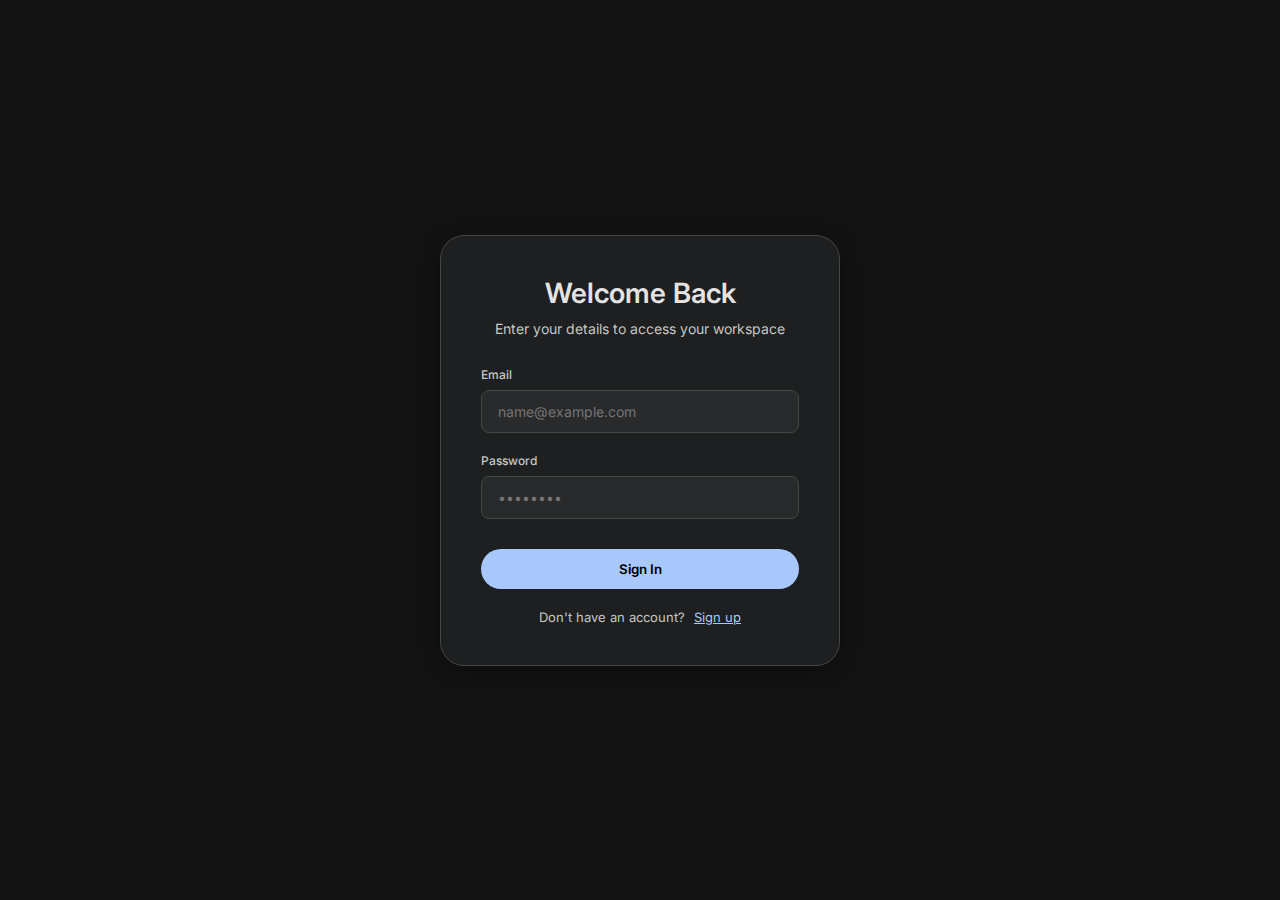
<file: auth.html>
<!DOCTYPE html>
<html lang="en">
<head>
    <meta charset="UTF-8">
    <meta name="viewport" content="width=device-width, initial-scale=1.0">
    <title>Welcome - SkillSage</title>
    <link href="https://fonts.googleapis.com/css2?family=Inter:wght@400;500;600&display=swap" rel="stylesheet">
    <style>
        /* ... (Your existing styles) ... */
        :root {
            --bg-color: #131314;
            --card-bg: #1e1f20;
            --text-color: #e3e3e3;
            --secondary-text: #c4c7c5;
            --accent-color: #a8c7fa;
            --input-bg: #282a2c;
            --border-color: #444746;
            --error-color: #ff8b8b;
        }
        * { margin: 0; padding: 0; box-sizing: border-box; font-family: 'Inter', sans-serif; }
        body { background-color: var(--bg-color); color: var(--text-color); height: 100vh; display: flex; align-items: center; justify-content: center; }
        .auth-container { background-color: var(--card-bg); padding: 40px; border-radius: 24px; width: 100%; max-width: 400px; box-shadow: 0 4px 20px rgba(0, 0, 0, 0.4); border: 1px solid var(--border-color); text-align: center; }
        h1 { font-weight: 600; margin-bottom: 10px; font-size: 28px; }
        .subtitle { color: var(--secondary-text); font-size: 14px; margin-bottom: 30px; }
        .form-group { margin-bottom: 20px; text-align: left; }
        label { display: block; font-size: 12px; color: var(--secondary-text); margin-bottom: 8px; font-weight: 500; }
        input { width: 100%; padding: 12px 16px; background-color: var(--input-bg); border: 1px solid var(--border-color); border-radius: 8px; color: var(--text-color); font-size: 14px; outline: none; transition: border-color 0.2s; }
        input:focus { border-color: var(--accent-color); }
        .btn { width: 100%; padding: 12px; background-color: var(--accent-color); color: #000; border: none; border-radius: 50px; font-weight: 600; cursor: pointer; transition: opacity 0.2s; margin-top: 10px; }
        .btn:hover { opacity: 0.9; }
        .toggle-text { margin-top: 20px; font-size: 13px; color: var(--secondary-text); }
        .toggle-link { color: var(--accent-color); cursor: pointer; text-decoration: underline; margin-left: 5px; }
        #error-msg { color: var(--error-color); font-size: 13px; margin-bottom: 15px; display: none; background: rgba(255, 139, 139, 0.1); padding: 10px; border-radius: 8px; }
        .hidden { display: none; }
    </style>
</head>
<body>

    <div class="auth-container">
        <div id="header-title">
            <h1>Welcome Back</h1>
            <p class="subtitle">Enter your details to access your workspace</p>
        </div>
        <div id="error-msg"></div>

        <form id="login-form" onsubmit="handleLogin(event)">
            <div class="form-group">
                <label>Email</label>
                <input type="email" id="login-email" placeholder="name@example.com" required>
            </div>
            <div class="form-group">
                <label>Password</label>
                <input type="password" id="login-password" placeholder="••••••••" required>
            </div>
            <button type="submit" class="btn">Sign In</button>
            <div class="toggle-text">
                Don't have an account?
                <span class="toggle-link" onclick="toggleMode('signup')">Sign up</span>
            </div>
        </form>

        <form id="signup-form" class="hidden" onsubmit="handleSignup(event)">
            <div class="form-group">
                <label>Full Name</label>
                <input type="text" id="signup-name" placeholder="John Doe" required>
            </div>
            <div class="form-group">
                <label>Email</label>
                <input type="email" id="signup-email" placeholder="name@example.com" required>
            </div>
            <div class="form-group">
                <label>Password</label>
                <input type="password" id="signup-password" placeholder="Create a password" required>
            </div>
            <button type="submit" class="btn">Create Account</button>
            <div class="toggle-text">
                Already have an account?
                <span class="toggle-link" onclick="toggleMode('login')">Log in</span>
            </div>
        </form>
    </div>

    <script>
        function toggleMode(mode) {
            const loginForm = document.getElementById('login-form');
            const signupForm = document.getElementById('signup-form');
            const title = document.querySelector('h1');
            const subtitle = document.querySelector('.subtitle');
            const errorMsg = document.getElementById('error-msg');

            errorMsg.style.display = 'none';

            if (mode === 'signup') {
                loginForm.classList.add('hidden');
                signupForm.classList.remove('hidden');
                title.innerText = "Create Account";
                subtitle.innerText = "Join SkillSage today";
            } else {
                signupForm.classList.add('hidden');
                loginForm.classList.remove('hidden');
                title.innerText = "Welcome Back";
                subtitle.innerText = "Enter your details to access your workspace";
            }
        }

        async function handleLogin(e) {
            e.preventDefault();
            const email = document.getElementById('login-email').value;
            const password = document.getElementById('login-password').value;

            if (!email || !password) return showError("Please fill in all fields");

            try {
                const formData = new FormData();
                formData.append('username', email);
                formData.append('password', password);

                const response = await fetch('/token', {
                    method: 'POST',
                    body: formData
                });

                if (response.ok) {
                    const data = await response.json();
                    localStorage.setItem('token', data.access_token);
                    // REDIRECT TO DASHBOARD
                    window.location.href = "/dashboard";
                } else {
                    showError("Invalid email or password");
                }
            } catch (error) {
                showError("Network error. Please try again.");
            }
        }

        async function handleSignup(e) {
            e.preventDefault();
            const name = document.getElementById('signup-name').value;
            const email = document.getElementById('signup-email').value;
            const password = document.getElementById('signup-password').value;

            try {
                const response = await fetch('/register', {
                    method: 'POST',
                    headers: { 'Content-Type': 'application/json' },
                    body: JSON.stringify({ name, email, password })
                });

                if (response.ok) {
                    alert("Account created! Please log in.");
                    toggleMode('login');
                } else {
                    const data = await response.json();
                    showError(data.detail || "Registration failed");
                }
            } catch (error) {
                showError("Network error");
            }
        }

        function showError(msg) {
            const el = document.getElementById('error-msg');
            el.innerText = msg;
            el.style.display = 'block';
        }
    </script>
</body>
</html>
</file>
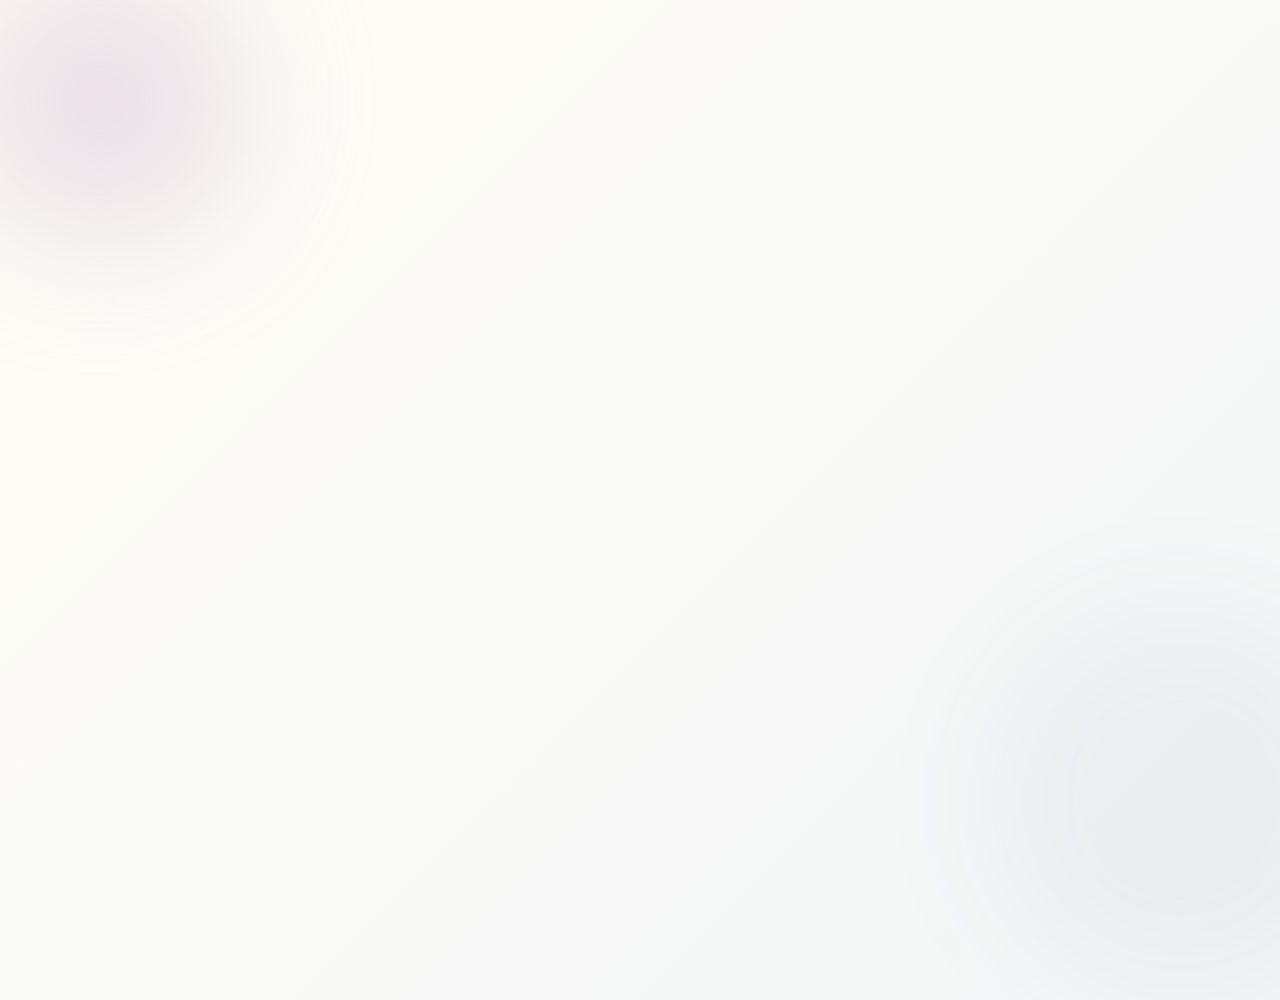
<file: templates/auth.html>
<!DOCTYPE html>
<html lang="en">
<head>
    <meta charset="UTF-8">
    <meta name="viewport" content="width=device-width, initial-scale=1.0">
    <title>Welcome - SkillSage</title>
    <link rel="preconnect" href="https://fonts.googleapis.com">
    <link rel="preconnect" href="https://fonts.gstatic.com" crossorigin>
    <link href="https://fonts.googleapis.com/css2?family=Montserrat:wght@400;500;600;700&display=swap" rel="stylesheet">
    
    <style>
        /* --- BRAND COLORS & VARIABLES --- */
        :root {
            --bg-cream: #FFFDF6;      
            --bg-gradient-end: #E2D4E0; 
            --white: rgba(255, 255, 255, 0.9); /* Slight transparency for glass effect */
            --text-primary: #4C5372;  
            --text-secondary: #7C7E9D;
            --ui-border: #949AB1;     
            --error-color: #ff6b6b;
            
            --shadow-soft: 0 20px 40px rgba(76, 83, 114, 0.15);
            --transition: all 0.3s cubic-bezier(0.25, 0.8, 0.25, 1);
        }

        /* --- RESET & BASE --- */
        * { margin: 0; padding: 0; box-sizing: border-box; font-family: 'Montserrat', sans-serif; }
        
        body { 
            height: 100vh; 
            display: flex; 
            align-items: center; 
            justify-content: center; 
            overflow: hidden;
            background: linear-gradient(-45deg, var(--bg-cream), var(--bg-gradient-end), #f0f4f8, var(--bg-cream));
            background-size: 400% 400%;
            animation: gradientBG 15s ease infinite;
            position: relative;
        }

        /* --- BACKGROUND ANIMATIONS --- */
        @keyframes gradientBG {
            0% { background-position: 0% 50%; }
            50% { background-position: 100% 50%; }
            100% { background-position: 0% 50%; }
        }

        /* Floating Orbs for Premium Depth */
        body::before, body::after {
            content: '';
            position: absolute;
            border-radius: 50%;
            z-index: -1;
            filter: blur(60px);
            opacity: 0.6;
        }

        body::before {
            width: 300px; height: 300px;
            background: #E2D4E0;
            top: -50px; left: -50px;
            animation: float 8s ease-in-out infinite;
        }

        body::after {
            width: 400px; height: 400px;
            background: rgba(76, 83, 114, 0.1);
            bottom: -100px; right: -100px;
            animation: float 10s ease-in-out infinite reverse;
        }

        @keyframes float {
            0%, 100% { transform: translateY(0); }
            50% { transform: translateY(20px); }
        }

        /* --- AUTH CARD --- */
        .auth-container { 
            background-color: var(--white); 
            padding: 48px 40px; 
            border-radius: 24px; 
            width: 100%; 
            max-width: 420px; 
            box-shadow: var(--shadow-soft); 
            border: 1px solid rgba(255, 255, 255, 0.5);
            text-align: center; 
            position: relative;
            backdrop-filter: blur(10px); /* Glassmorphism */
            -webkit-backdrop-filter: blur(10px);
            transform: translateY(30px);
            opacity: 0;
            animation: cardEntrance 0.8s cubic-bezier(0.2, 0.8, 0.2, 1) forwards;
        }

        @keyframes cardEntrance {
            to { opacity: 1; transform: translateY(0); }
        }

        /* --- TYPOGRAPHY --- */
        h1 { 
            font-weight: 700; 
            margin-bottom: 12px; 
            font-size: 28px; 
            color: var(--text-primary);
            letter-spacing: -0.5px;
        }
        
        .subtitle { 
            color: var(--text-secondary); 
            font-size: 15px; 
            margin-bottom: 32px; 
            font-weight: 500;
            line-height: 1.5;
        }

        /* --- FORM ELEMENTS STAGGER --- */
        /* This animates inputs one by one */
        .form-group { 
            margin-bottom: 24px; 
            text-align: left; 
            opacity: 0;
            animation: slideIn 0.5s ease forwards;
        }

        .form-group:nth-child(1) { animation-delay: 0.3s; }
        .form-group:nth-child(2) { animation-delay: 0.4s; }
        .form-group:nth-child(3) { animation-delay: 0.5s; }

        @keyframes slideIn {
            from { opacity: 0; transform: translateX(-10px); }
            to { opacity: 1; transform: translateX(0); }
        }
        
        label { 
            display: block; 
            font-size: 13px; 
            color: var(--text-primary); 
            margin-bottom: 8px; 
            font-weight: 600; 
            transition: color 0.3s;
        }
        
        input { 
            width: 100%; 
            padding: 14px 18px; 
            background-color: rgba(255, 255, 255, 0.8); 
            border: 1.5px solid rgba(148, 154, 177, 0.3); 
            border-radius: 12px; 
            color: var(--text-primary); 
            font-size: 15px; 
            outline: none; 
            transition: all 0.3s ease; 
            font-weight: 500;
        }
        
        input::placeholder { color: #bdc0ce; }

        /* Input Focus Effects */
        input:focus { 
            border-color: var(--text-primary); 
            background-color: #fff;
            transform: scale(1.02); /* Slight pop */
            box-shadow: 0 8px 20px rgba(76, 83, 114, 0.1);
        }

        input:focus + label {
            color: var(--text-primary);
        }

        /* --- BUTTON --- */
        .btn { 
            width: 100%; 
            padding: 16px; 
            background-color: var(--text-primary); 
            color: #fff; 
            border: none; 
            border-radius: 50px; 
            font-weight: 600; 
            font-size: 16px;
            cursor: pointer; 
            transition: var(--transition); 
            margin-top: 10px; 
            position: relative;
            overflow: hidden; /* For shine effect */
            opacity: 0;
            animation: slideIn 0.5s ease forwards 0.6s;
        }
        
        /* Button Shine Effect */
        .btn::after {
            content: '';
            position: absolute;
            top: 0;
            left: -100%;
            width: 100%;
            height: 100%;
            background: linear-gradient(90deg, transparent, rgba(255,255,255,0.2), transparent);
            transition: 0.5s;
        }

        .btn:hover { 
            transform: translateY(-3px); 
            box-shadow: 0 15px 30px rgba(76, 83, 114, 0.25);
        }

        .btn:hover::after {
            left: 100%;
        }

        /* --- FOOTER LINKS --- */
        .toggle-text { 
            margin-top: 24px; 
            font-size: 14px; 
            color: var(--text-secondary); 
            font-weight: 500;
            opacity: 0;
            animation: slideIn 0.5s ease forwards 0.7s;
        }
        
        .toggle-link { 
            color: var(--text-primary); 
            cursor: pointer; 
            font-weight: 700;
            text-decoration: none; 
            margin-left: 5px; 
            transition: var(--transition);
            display: inline-block;
        }
        
        .toggle-link:hover {
            transform: translateX(3px);
            text-decoration: underline;
        }

        /* --- ERROR MESSAGE & SHAKE ANIMATION --- */
        #error-msg { 
            color: #d32f2f; 
            font-size: 14px; 
            margin-bottom: 20px; 
            display: none; 
            background: #fde8e8; 
            padding: 12px; 
            border-radius: 8px; 
            border: 1px solid #f8b4b4;
            font-weight: 500;
            text-align: left;
            animation: shake 0.5s cubic-bezier(.36,.07,.19,.97) both;
        }

        @keyframes shake {
            10%, 90% { transform: translate3d(-1px, 0, 0); }
            20%, 80% { transform: translate3d(2px, 0, 0); }
            30%, 50%, 70% { transform: translate3d(-4px, 0, 0); }
            40%, 60% { transform: translate3d(4px, 0, 0); }
        }
        
        .hidden { display: none; }
    </style>
</head>
<body>

    <div class="auth-container">
        <div style="font-size: 40px; margin-bottom: 10px; animation: float 6s ease-in-out infinite;">🧠</div>

        <div id="header-title">
            <h1>Welcome Back</h1>
            <p class="subtitle">Enter your details to access your workspace</p>
        </div>
        <div id="error-msg"></div>

        <form id="login-form" onsubmit="handleLogin(event)">
            <div class="form-group">
                <label>Email</label>
                <input type="email" id="login-email" placeholder="name@example.com" required>
            </div>
            <div class="form-group">
                <label>Password</label>
                <input type="password" id="login-password" placeholder="••••••••" required>
            </div>
            <button type="submit" class="btn">Sign In</button>
            <div class="toggle-text">
                Don't have an account?
                <span class="toggle-link" onclick="toggleMode('signup')">Sign up</span>
            </div>
        </form>

        <form id="signup-form" class="hidden" onsubmit="handleSignup(event)">
            <div class="form-group">
                <label>Full Name</label>
                <input type="text" id="signup-name" placeholder="John Doe" required>
            </div>
            <div class="form-group">
                <label>Email</label>
                <input type="email" id="signup-email" placeholder="name@example.com" required>
            </div>
            <div class="form-group">
                <label>Password</label>
                <input type="password" id="signup-password" placeholder="Create a password" required>
            </div>
            <button type="submit" class="btn">Create Account</button>
            <div class="toggle-text">
                Already have an account?
                <span class="toggle-link" onclick="toggleMode('login')">Log in</span>
            </div>
        </form>
    </div>

    <script>
        function toggleMode(mode) {
            const loginForm = document.getElementById('login-form');
            const signupForm = document.getElementById('signup-form');
            const title = document.querySelector('h1');
            const subtitle = document.querySelector('.subtitle');
            const errorMsg = document.getElementById('error-msg');

            errorMsg.style.display = 'none';

            // Reset animations by cloning (simple trick to re-trigger css animations on toggle)
            const container = document.querySelector('.auth-container');
            container.style.animation = 'none';
            container.offsetHeight; /* trigger reflow */
            container.style.animation = 'cardEntrance 0.5s cubic-bezier(0.2, 0.8, 0.2, 1) forwards';

            if (mode === 'signup') {
                loginForm.classList.add('hidden');
                signupForm.classList.remove('hidden');
                title.innerText = "Create Account";
                subtitle.innerText = "Join SkillSage today";
            } else {
                signupForm.classList.add('hidden');
                loginForm.classList.remove('hidden');
                title.innerText = "Welcome Back";
                subtitle.innerText = "Enter your details to access your workspace";
            }
        }

        async function handleLogin(e) {
            e.preventDefault();
            const email = document.getElementById('login-email').value;
            const password = document.getElementById('login-password').value;

            if (!email || !password) return showError("Please fill in all fields");

            // Add loading state to button
            const btn = e.target.querySelector('button');
            const originalText = btn.innerText;
            btn.innerText = "Signing in...";
            btn.style.opacity = "0.7";

            try {
                const formData = new FormData();
                formData.append('username', email);
                formData.append('password', password);

                const response = await fetch('/token', {
                    method: 'POST',
                    body: formData
                });

                if (response.ok) {
                    const data = await response.json();
                    localStorage.setItem('token', data.access_token);
                    // REDIRECT TO DASHBOARD
                    window.location.href = "/dashboard";
                } else {
                    showError("Invalid email or password");
                    btn.innerText = originalText;
                    btn.style.opacity = "1";
                }
            } catch (error) {
                showError("Network error. Please try again.");
                btn.innerText = originalText;
                btn.style.opacity = "1";
            }
        }

        async function handleSignup(e) {
            e.preventDefault();
            const name = document.getElementById('signup-name').value;
            const email = document.getElementById('signup-email').value;
            const password = document.getElementById('signup-password').value;

            // Add loading state to button
            const btn = e.target.querySelector('button');
            const originalText = btn.innerText;
            btn.innerText = "Creating Account...";
            btn.style.opacity = "0.7";

            try {
                const response = await fetch('/register', {
                    method: 'POST',
                    headers: { 'Content-Type': 'application/json' },
                    body: JSON.stringify({ name, email, password })
                });

                if (response.ok) {
                    alert("Account created! Please log in.");
                    toggleMode('login');
                } else {
                    const data = await response.json();
                    showError(data.detail || "Registration failed");
                    btn.innerText = originalText;
                    btn.style.opacity = "1";
                }
            } catch (error) {
                showError("Network error");
                btn.innerText = originalText;
                btn.style.opacity = "1";
            }
        }

        function showError(msg) {
            const el = document.getElementById('error-msg');
            el.innerText = msg;
            el.style.display = 'block';
            // Re-trigger shake animation
            el.style.animation = 'none';
            el.offsetHeight; /* trigger reflow */
            el.style.animation = 'shake 0.5s cubic-bezier(.36,.07,.19,.97) both';
        }
    </script>
</body>
</html>
</file>
